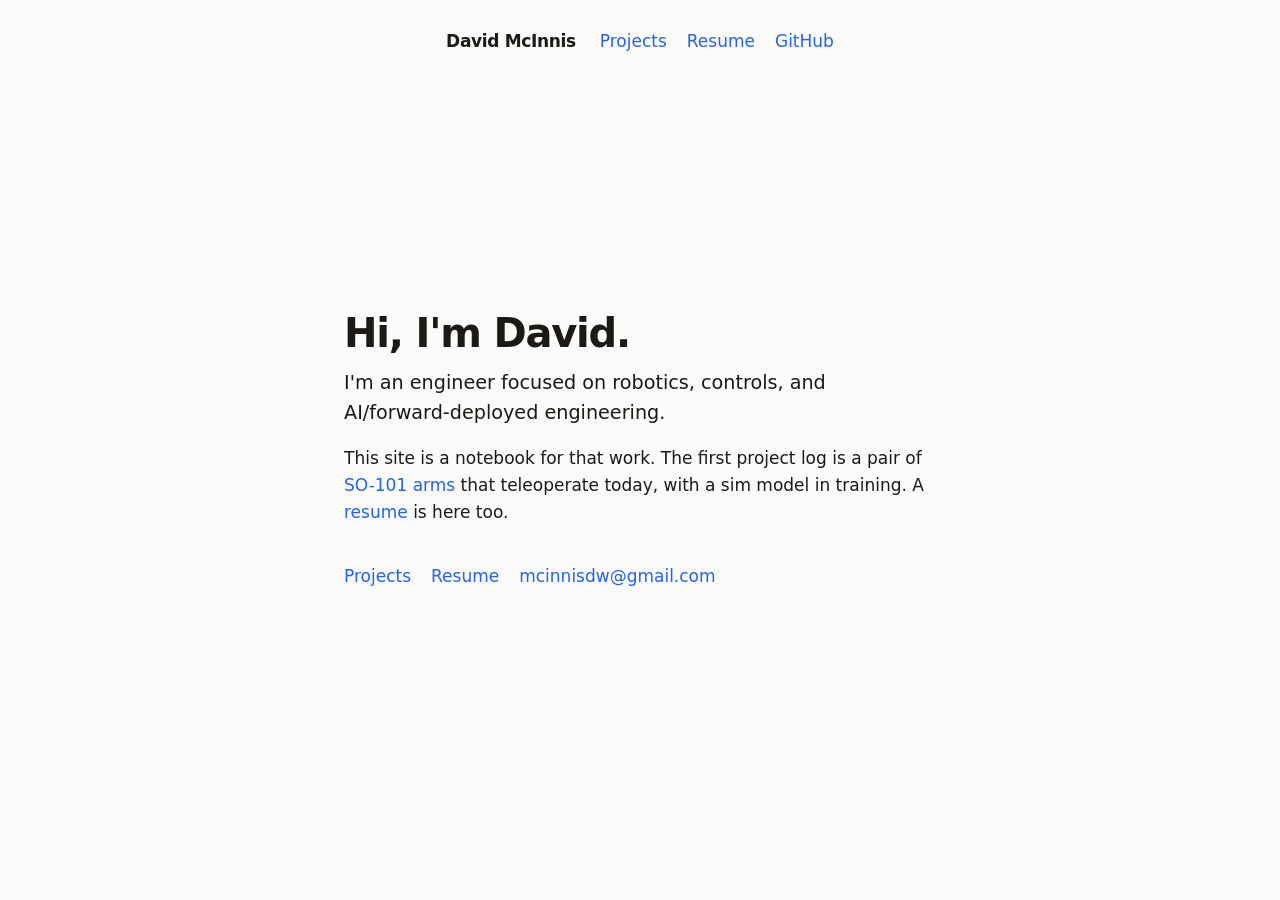
<file: index.html>
<!DOCTYPE html>
<html lang="en">
<head>
  <meta charset="utf-8">
  <meta name="viewport" content="width=device-width, initial-scale=1">
  <meta name="description" content="David McInnis — robotics, controls, and AI/forward-deployed engineering.">
  <title>David McInnis</title>
  <link rel="stylesheet" href="/css/style.css">
</head>
<body class="home">
  <header class="site-header">
    <a class="name" href="/">David McInnis</a>
    <nav aria-label="Primary">
      <a href="/projects/">Projects</a>
      <a href="/resume/">Resume</a>
      <a href="https://github.com/mcinnisd">GitHub</a>
    </nav>
  </header>
  <main>
    <h1>Hi, I'm David.</h1>
    <p class="lede">I'm an engineer focused on robotics, controls, and AI/forward-deployed engineering.</p>
    <p>This site is a notebook for that work. The first project log is a pair of <a href="/projects/so-101/">SO-101 arms</a> that teleoperate today, with a sim model in training. A <a href="/resume/">resume</a> is here too.</p>
    <p class="links">
      <a href="/projects/">Projects</a>
      <a href="/resume/">Resume</a>
      <a href="mailto:mcinnisdw@gmail.com">mcinnisdw@gmail.com</a>
    </p>
  </main>
</body>
</html>
</file>
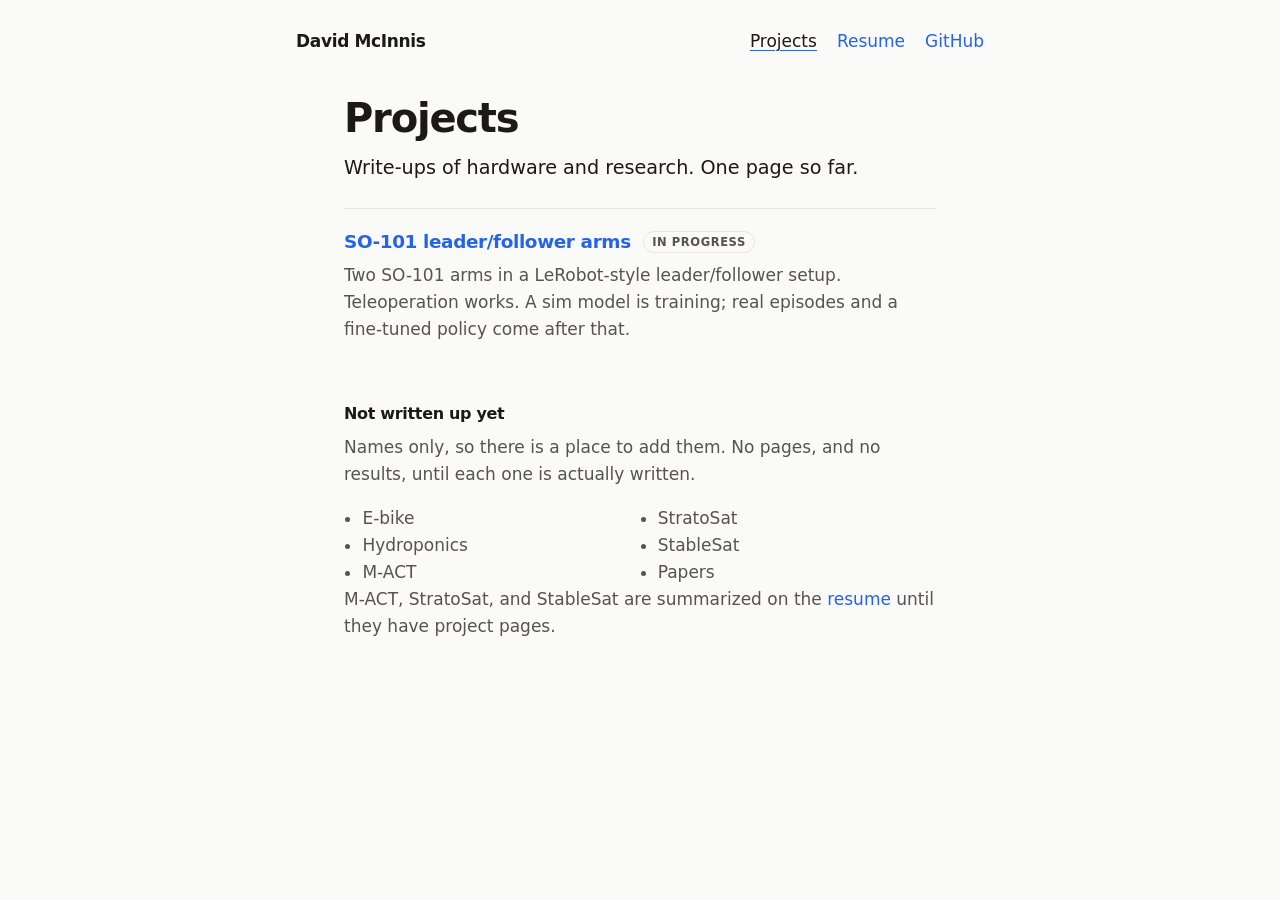
<file: projects/index.html>
<!DOCTYPE html>
<html lang="en">
<head>
  <meta charset="utf-8">
  <meta name="viewport" content="width=device-width, initial-scale=1">
  <meta name="description" content="Projects by David McInnis. The SO-101 arm log is the only write-up so far.">
  <title>Projects — David McInnis</title>
  <link rel="stylesheet" href="/css/style.css">
</head>
<body>
  <header class="site-header">
    <a class="name" href="/">David McInnis</a>
    <nav aria-label="Primary">
      <a href="/projects/" aria-current="page">Projects</a>
      <a href="/resume/">Resume</a>
      <a href="https://github.com/mcinnisd">GitHub</a>
    </nav>
  </header>
  <main>
    <h1>Projects</h1>
    <p class="lede">Write-ups of hardware and research. One page so far.</p>
    <ul class="project-list">
      <li>
        <h2>
          <a href="/projects/so-101/">SO-101 leader/follower arms</a>
          <span class="status">In progress</span>
        </h2>
        <p>Two SO-101 arms in a LeRobot-style leader/follower setup. Teleoperation works. A sim model is training; real episodes and a fine-tuned policy come after that.</p>
      </li>
    </ul>
    <section class="later" aria-labelledby="later-heading">
      <h2 id="later-heading">Not written up yet</h2>
      <p>Names only, so there is a place to add them. No pages, and no results, until each one is actually written.</p>
      <ul>
        <li>E-bike</li>
        <li>Hydroponics</li>
        <li>M-ACT</li>
        <li>StratoSat</li>
        <li>StableSat</li>
        <li>Papers</li>
      </ul>
      <p>M-ACT, StratoSat, and StableSat are summarized on the <a href="/resume/">resume</a> until they have project pages.</p>
    </section>
  </main>
</body>
</html>
</file>
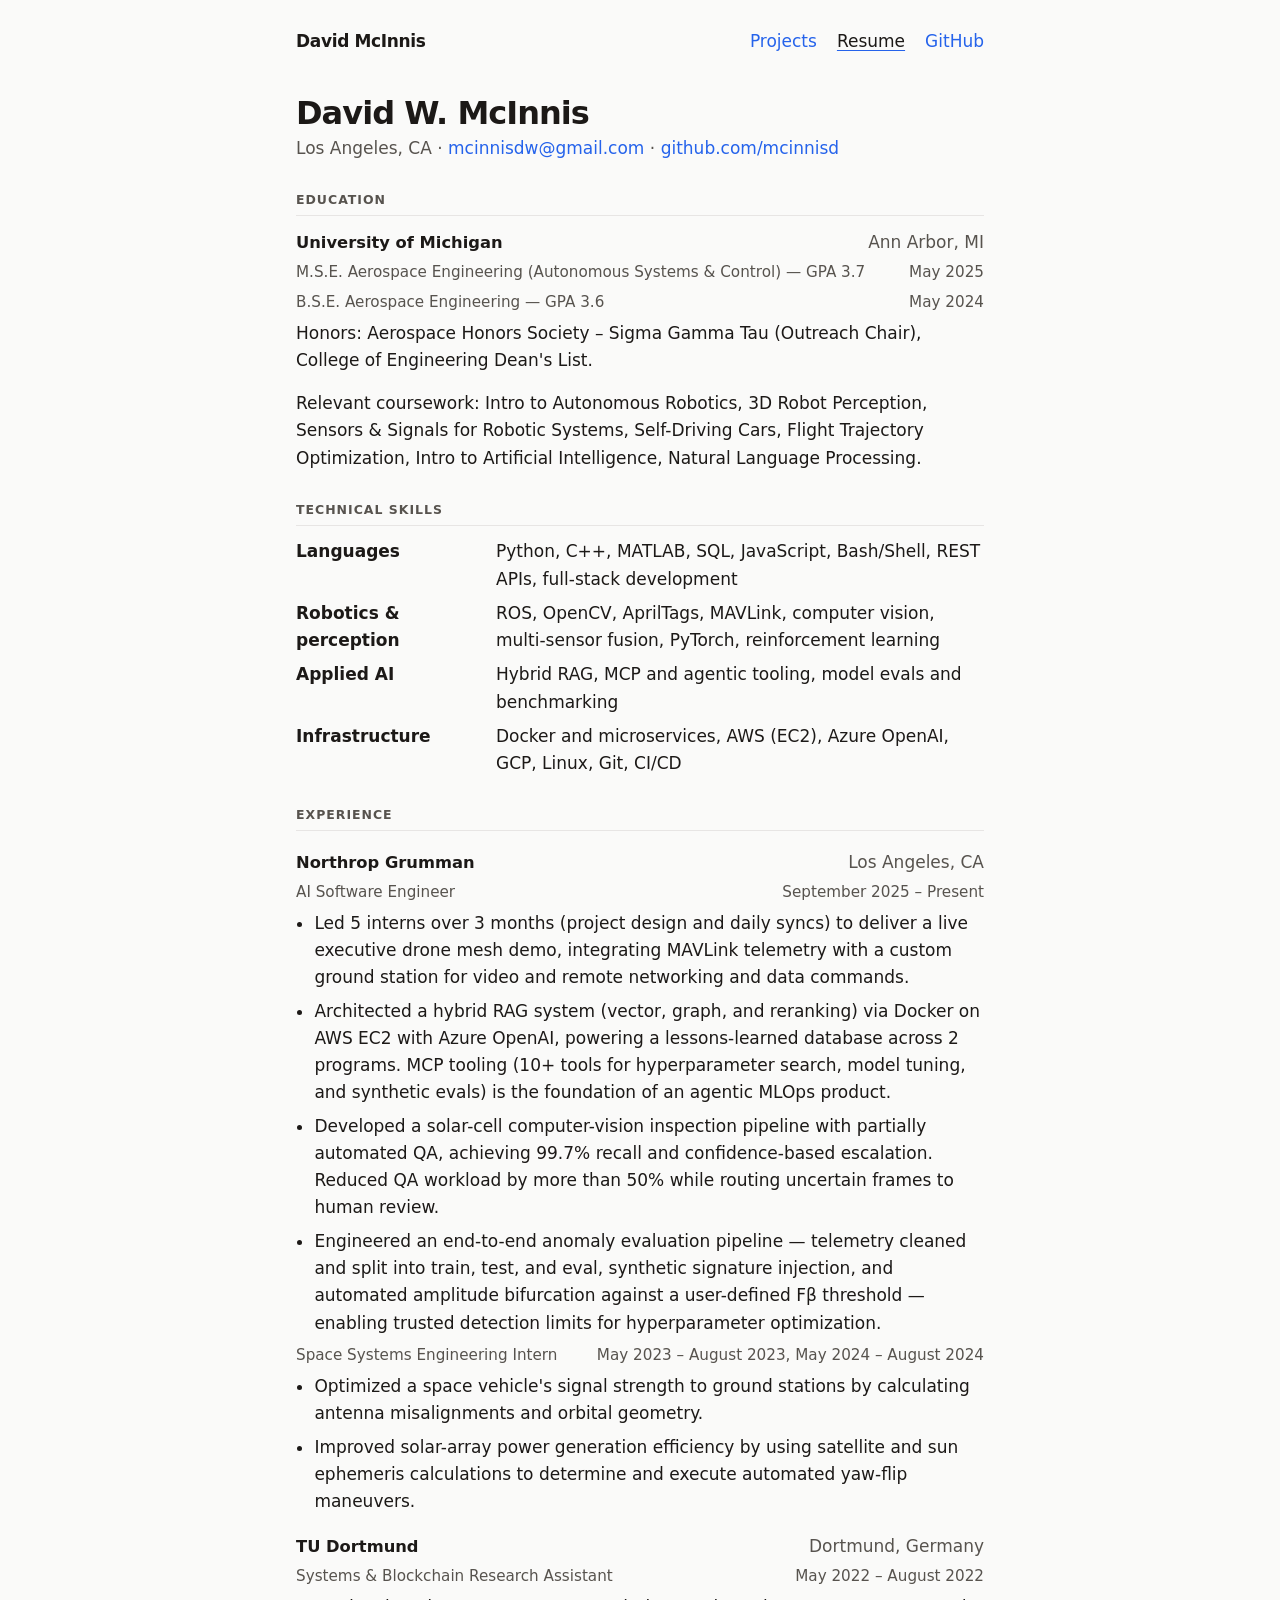
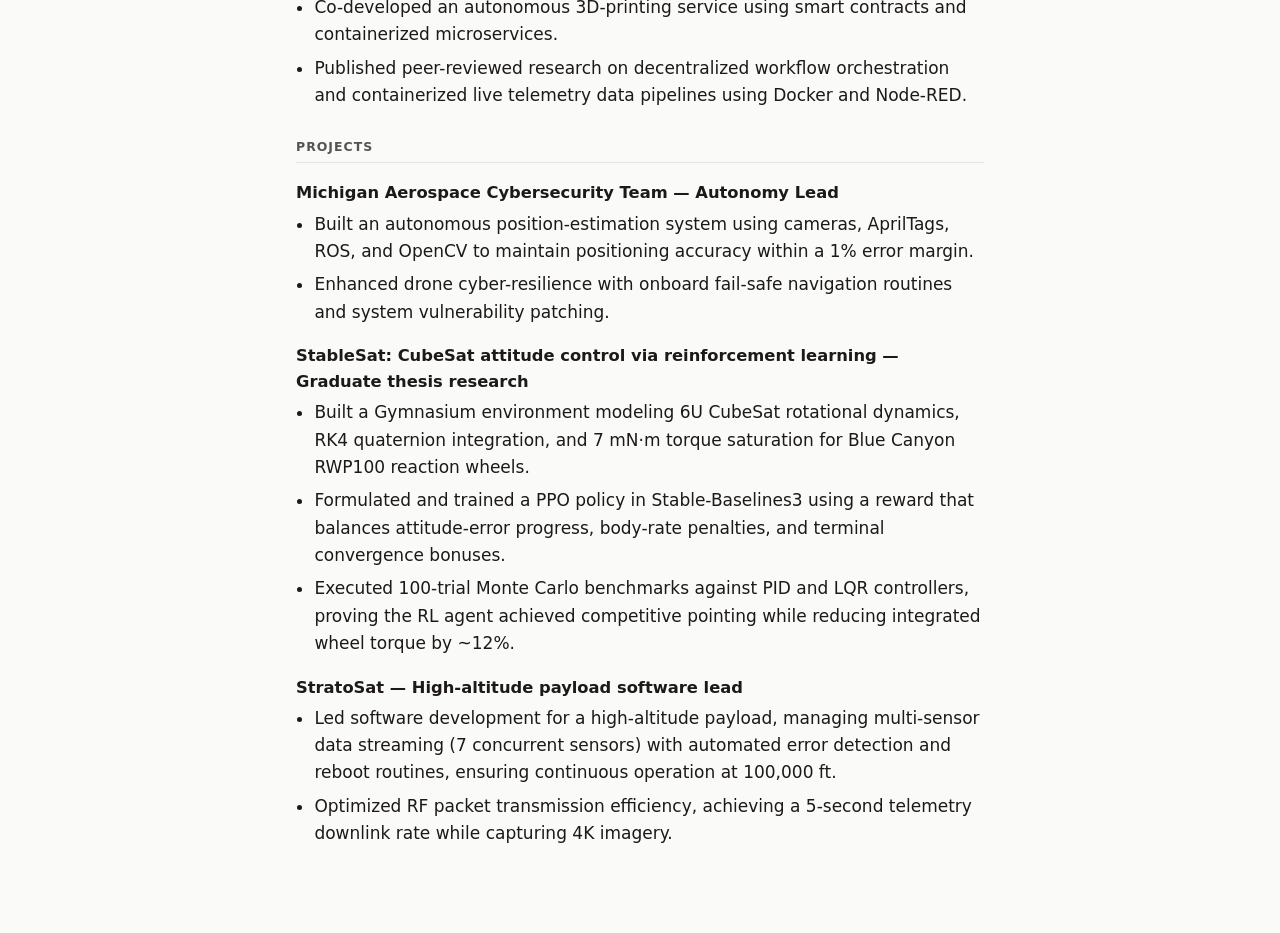
<file: resume/index.html>
<!DOCTYPE html>
<html lang="en">
<head>
  <meta charset="utf-8">
  <meta name="viewport" content="width=device-width, initial-scale=1">
  <meta name="description" content="Resume of David W. McInnis, aerospace engineer working in robotics, controls, and forward-deployed AI.">
  <title>Resume — David McInnis</title>
  <link rel="stylesheet" href="/css/style.css">
</head>
<body>
  <header class="site-header">
    <a class="name" href="/">David McInnis</a>
    <nav aria-label="Primary">
      <a href="/projects/">Projects</a>
      <a href="/resume/" aria-current="page">Resume</a>
      <a href="https://github.com/mcinnisd">GitHub</a>
    </nav>
  </header>
  <main class="wide resume">
    <h1>David W. McInnis</h1>
    <p class="contact">
      Los Angeles, CA
      ·
      <a href="mailto:mcinnisdw@gmail.com">mcinnisdw@gmail.com</a>
      ·
      <a href="https://github.com/mcinnisd">github.com/mcinnisd</a>
    </p>

    <h2>Education</h2>
    <div class="item-head">
      <h3>University of Michigan</h3>
      <span class="where">Ann Arbor, MI</span>
    </div>
    <p class="role-line">
      <span>M.S.E. Aerospace Engineering (Autonomous Systems &amp; Control) — GPA 3.7</span>
      <span class="dates">May 2025</span>
    </p>
    <p class="role-line">
      <span>B.S.E. Aerospace Engineering — GPA 3.6</span>
      <span class="dates">May 2024</span>
    </p>
    <p>Honors: Aerospace Honors Society – Sigma Gamma Tau (Outreach Chair), College of Engineering Dean's List.</p>
    <p>Relevant coursework: Intro to Autonomous Robotics, 3D Robot Perception, Sensors &amp; Signals for Robotic Systems, Self-Driving Cars, Flight Trajectory Optimization, Intro to Artificial Intelligence, Natural Language Processing.</p>

    <h2>Technical skills</h2>
    <dl class="skills">
      <div>
        <dt>Languages</dt>
        <dd>Python, C++, MATLAB, SQL, JavaScript, Bash/Shell, REST APIs, full-stack development</dd>
      </div>
      <div>
        <dt>Robotics &amp; perception</dt>
        <dd>ROS, OpenCV, AprilTags, MAVLink, computer vision, multi-sensor fusion, PyTorch, reinforcement learning</dd>
      </div>
      <div>
        <dt>Applied AI</dt>
        <dd>Hybrid RAG, MCP and agentic tooling, model evals and benchmarking</dd>
      </div>
      <div>
        <dt>Infrastructure</dt>
        <dd>Docker and microservices, AWS (EC2), Azure OpenAI, GCP, Linux, Git, CI/CD</dd>
      </div>
    </dl>

    <h2>Experience</h2>
    <section class="org" aria-label="Northrop Grumman">
      <div class="item-head">
        <h3>Northrop Grumman</h3>
        <span class="where">Los Angeles, CA</span>
      </div>
      <div class="role-line">
        <span>AI Software Engineer</span>
        <span class="dates">September 2025 – Present</span>
      </div>
      <ul>
        <li>Led 5 interns over 3 months (project design and daily syncs) to deliver a live executive drone mesh demo, integrating MAVLink telemetry with a custom ground station for video and remote networking and data commands.</li>
        <li>Architected a hybrid RAG system (vector, graph, and reranking) via Docker on AWS EC2 with Azure OpenAI, powering a lessons-learned database across 2 programs. MCP tooling (10+ tools for hyperparameter search, model tuning, and synthetic evals) is the foundation of an agentic MLOps product.</li>
        <li>Developed a solar-cell computer-vision inspection pipeline with partially automated QA, achieving 99.7% recall and confidence-based escalation. Reduced QA workload by more than 50% while routing uncertain frames to human review.</li>
        <li>Engineered an end-to-end anomaly evaluation pipeline — telemetry cleaned and split into train, test, and eval, synthetic signature injection, and automated amplitude bifurcation against a user-defined Fβ threshold — enabling trusted detection limits for hyperparameter optimization.</li>
      </ul>
      <div class="role-line">
        <span>Space Systems Engineering Intern</span>
        <span class="dates">May 2023 – August 2023, May 2024 – August 2024</span>
      </div>
      <ul>
        <li>Optimized a space vehicle's signal strength to ground stations by calculating antenna misalignments and orbital geometry.</li>
        <li>Improved solar-array power generation efficiency by using satellite and sun ephemeris calculations to determine and execute automated yaw-flip maneuvers.</li>
      </ul>
    </section>

    <section class="org" aria-label="TU Dortmund">
      <div class="item-head">
        <h3>TU Dortmund</h3>
        <span class="where">Dortmund, Germany</span>
      </div>
      <div class="role-line">
        <span>Systems &amp; Blockchain Research Assistant</span>
        <span class="dates">May 2022 – August 2022</span>
      </div>
      <ul>
        <li>Co-developed an autonomous 3D-printing service using smart contracts and containerized microservices.</li>
        <li>Published peer-reviewed research on decentralized workflow orchestration and containerized live telemetry data pipelines using Docker and Node-RED.</li>
      </ul>
    </section>

    <h2>Projects</h2>
    <section class="org" aria-labelledby="mact-heading">
      <h3 id="mact-heading">Michigan Aerospace Cybersecurity Team — Autonomy Lead</h3>
      <ul>
        <li>Built an autonomous position-estimation system using cameras, AprilTags, ROS, and OpenCV to maintain positioning accuracy within a 1% error margin.</li>
        <li>Enhanced drone cyber-resilience with onboard fail-safe navigation routines and system vulnerability patching.</li>
      </ul>
    </section>
    <section class="org" aria-labelledby="stablesat-heading">
      <h3 id="stablesat-heading">StableSat: CubeSat attitude control via reinforcement learning — Graduate thesis research</h3>
      <ul>
        <li>Built a Gymnasium environment modeling 6U CubeSat rotational dynamics, RK4 quaternion integration, and 7 mN·m torque saturation for Blue Canyon RWP100 reaction wheels.</li>
        <li>Formulated and trained a PPO policy in Stable-Baselines3 using a reward that balances attitude-error progress, body-rate penalties, and terminal convergence bonuses.</li>
        <li>Executed 100-trial Monte Carlo benchmarks against PID and LQR controllers, proving the RL agent achieved competitive pointing while reducing integrated wheel torque by ~12%.</li>
      </ul>
    </section>
    <section class="org" aria-labelledby="stratosat-heading">
      <h3 id="stratosat-heading">StratoSat — High-altitude payload software lead</h3>
      <ul>
        <li>Led software development for a high-altitude payload, managing multi-sensor data streaming (7 concurrent sensors) with automated error detection and reboot routines, ensuring continuous operation at 100,000 ft.</li>
        <li>Optimized RF packet transmission efficiency, achieving a 5-second telemetry downlink rate while capturing 4K imagery.</li>
      </ul>
    </section>
  </main>
</body>
</html>
</file>
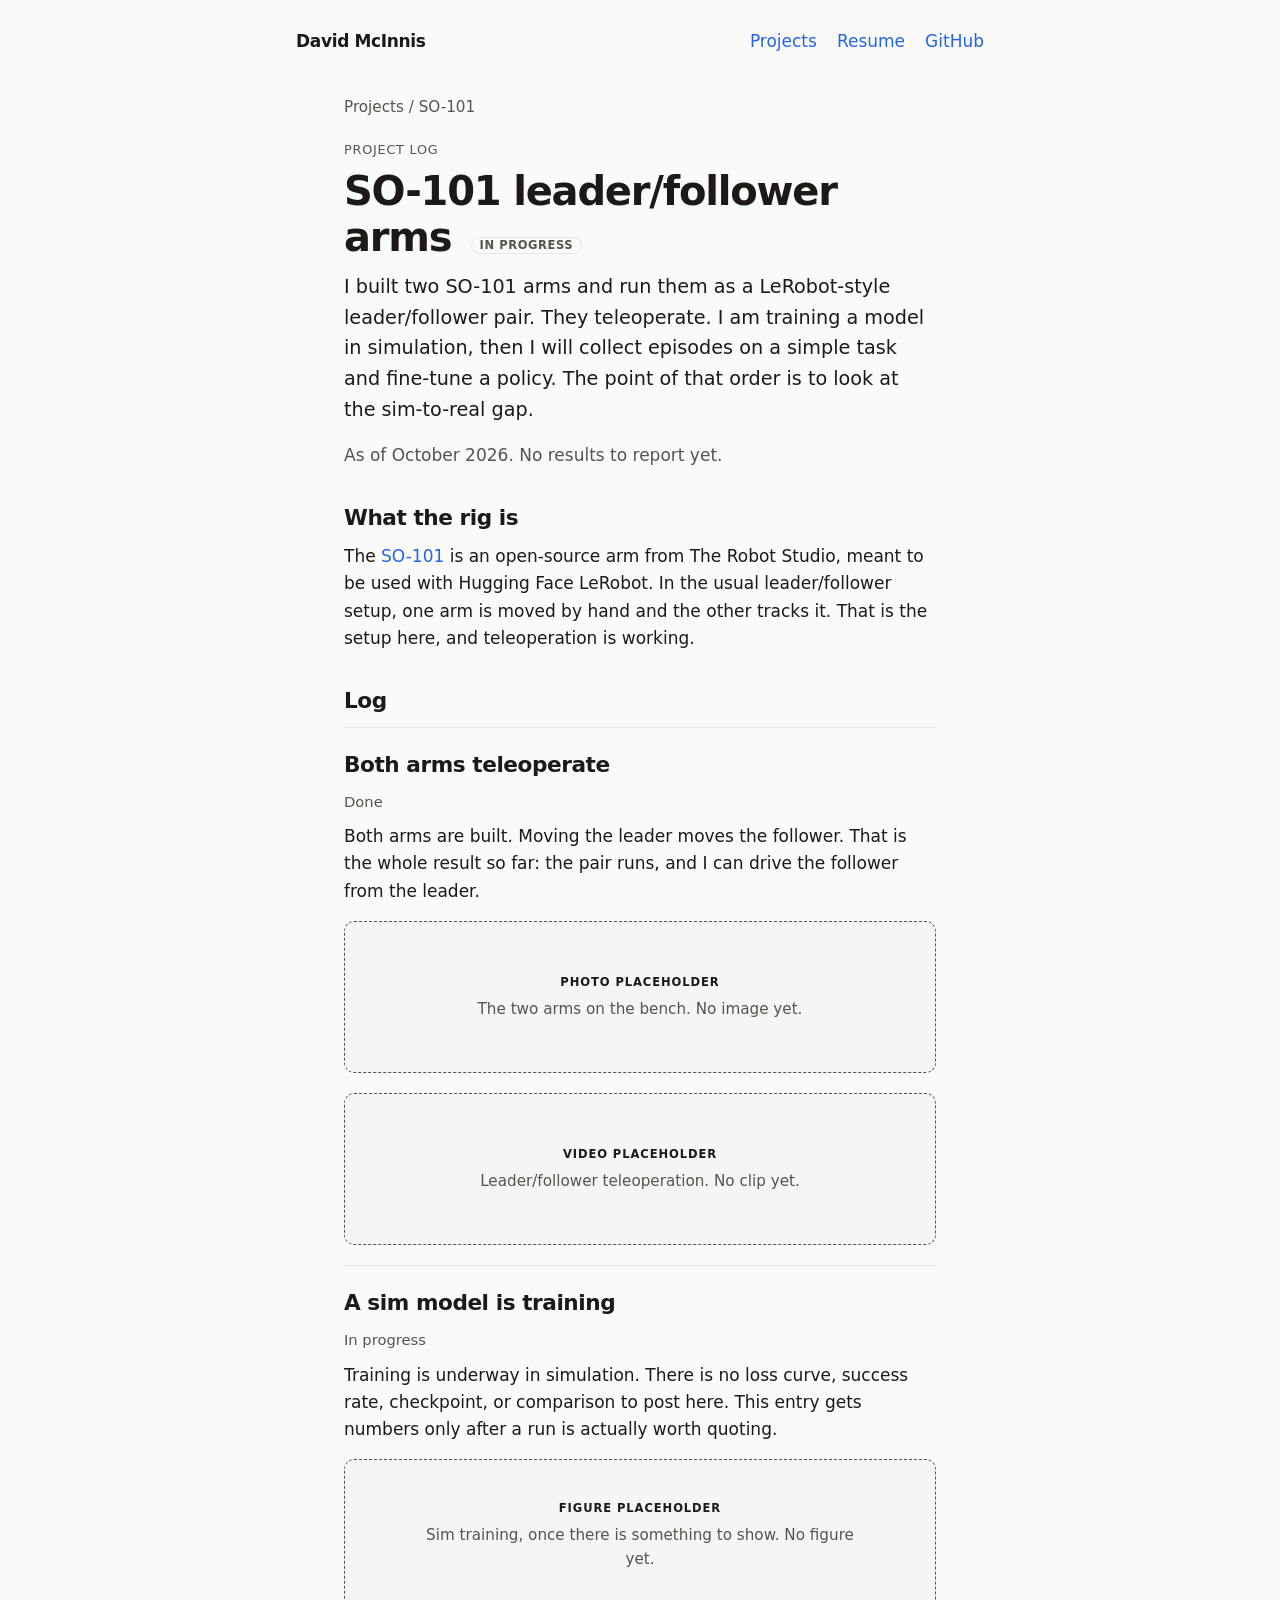
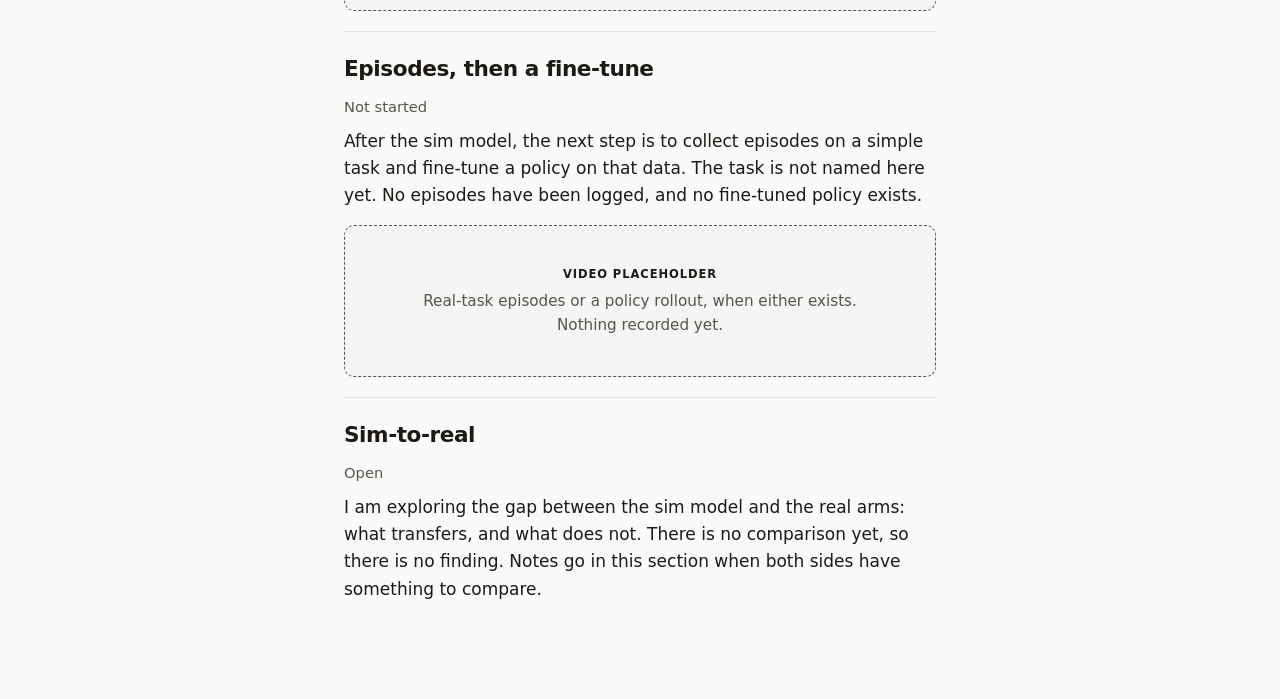
<file: projects/so-101/index.html>
<!DOCTYPE html>
<html lang="en">
<head>
  <meta charset="utf-8">
  <meta name="viewport" content="width=device-width, initial-scale=1">
  <meta name="description" content="In-progress log of two SO-101 leader/follower arms: teleoperation works, a sim model is training, and real episodes are next.">
  <title>SO-101 arms — David McInnis</title>
  <link rel="stylesheet" href="/css/style.css">
</head>
<body>
  <header class="site-header">
    <a class="name" href="/">David McInnis</a>
    <nav aria-label="Primary">
      <a href="/projects/">Projects</a>
      <a href="/resume/">Resume</a>
      <a href="https://github.com/mcinnisd">GitHub</a>
    </nav>
  </header>
  <main>
    <p class="crumb"><a href="/projects/">Projects</a> / SO-101</p>
    <p class="kicker">Project log</p>
    <h1>SO-101 leader/follower arms <span class="status">In progress</span></h1>
    <p class="lede">I built two SO-101 arms and run them as a LeRobot-style leader/follower pair. They teleoperate. I am training a model in simulation, then I will collect episodes on a simple task and fine-tune a policy. The point of that order is to look at the sim-to-real gap.</p>
    <p class="muted">As of October 2026. No results to report yet.</p>

    <h2>What the rig is</h2>
    <p>The <a href="https://huggingface.co/docs/lerobot/so101">SO-101</a> is an open-source arm from The Robot Studio, meant to be used with Hugging Face LeRobot. In the usual leader/follower setup, one arm is moved by hand and the other tracks it. That is the setup here, and teleoperation is working.</p>

    <h2>Log</h2>

    <section class="log-entry" aria-labelledby="teleop-heading">
      <h2 id="teleop-heading">Both arms teleoperate</h2>
      <p class="when">Done</p>
      <p>Both arms are built. Moving the leader moves the follower. That is the whole result so far: the pair runs, and I can drive the follower from the leader.</p>
      <figure class="placeholder">
        <figcaption>
          <span class="placeholder-label">Photo placeholder</span>
          The two arms on the bench. No image yet.
        </figcaption>
      </figure>
      <figure class="placeholder">
        <figcaption>
          <span class="placeholder-label">Video placeholder</span>
          Leader/follower teleoperation. No clip yet.
        </figcaption>
      </figure>
    </section>

    <section class="log-entry" aria-labelledby="sim-heading">
      <h2 id="sim-heading">A sim model is training</h2>
      <p class="when">In progress</p>
      <p>Training is underway in simulation. There is no loss curve, success rate, checkpoint, or comparison to post here. This entry gets numbers only after a run is actually worth quoting.</p>
      <figure class="placeholder">
        <figcaption>
          <span class="placeholder-label">Figure placeholder</span>
          Sim training, once there is something to show. No figure yet.
        </figcaption>
      </figure>
    </section>

    <section class="log-entry" aria-labelledby="real-heading">
      <h2 id="real-heading">Episodes, then a fine-tune</h2>
      <p class="when">Not started</p>
      <p>After the sim model, the next step is to collect episodes on a simple task and fine-tune a policy on that data. The task is not named here yet. No episodes have been logged, and no fine-tuned policy exists.</p>
      <figure class="placeholder">
        <figcaption>
          <span class="placeholder-label">Video placeholder</span>
          Real-task episodes or a policy rollout, when either exists. Nothing recorded yet.
        </figcaption>
      </figure>
    </section>

    <section class="log-entry" aria-labelledby="gap-heading">
      <h2 id="gap-heading">Sim-to-real</h2>
      <p class="when">Open</p>
      <p>I am exploring the gap between the sim model and the real arms: what transfers, and what does not. There is no comparison yet, so there is no finding. Notes go in this section when both sides have something to compare.</p>
    </section>
  </main>
</body>
</html>
</file>
<file: css/style.css>
:root {
  color-scheme: light;
  --bg: #fafaf9;
  --fg: #1c1917;
  --muted: #57534e;
  --accent: #2563eb;
  --line: #e7e5e4;
  --slot: #f5f5f4;
  --max: 40rem;
  --resume: 46rem;
}

@media (prefers-color-scheme: dark) {
  :root {
    color-scheme: dark;
    --bg: #0c0a09;
    --fg: #f5f5f4;
    --muted: #a8a29e;
    --accent: #60a5fa;
    --line: #292524;
    --slot: #1c1917;
  }
}

* { box-sizing: border-box; }

html { scroll-behavior: smooth; }

body {
  margin: 0;
  background: var(--bg);
  color: var(--fg);
  font-family: system-ui, -apple-system, "Segoe UI", sans-serif;
  line-height: 1.6;
  font-size: 1.0625rem;
}

a {
  color: var(--accent);
  text-decoration: none;
}

a:hover { text-decoration: underline; }

a:focus-visible {
  outline: 2px solid var(--accent);
  outline-offset: 3px;
  border-radius: 2px;
}

.site-header {
  max-width: var(--resume);
  margin: 0 auto;
  padding: 28px 24px 0;
  display: flex;
  justify-content: space-between;
  align-items: baseline;
  gap: 16px 24px;
}

.site-header .name {
  color: var(--fg);
  font-weight: 650;
  letter-spacing: -0.02em;
  text-decoration: none;
}

.site-header nav {
  display: flex;
  flex-wrap: wrap;
  gap: 8px 20px;
}

.site-header nav a[aria-current="page"] {
  color: var(--fg);
  text-decoration: underline;
  text-decoration-color: var(--accent);
  text-underline-offset: 0.2em;
}

body.home {
  min-height: 100vh;
  display: flex;
  flex-direction: column;
}

body.home main {
  flex: 1;
  display: grid;
  align-content: center;
  padding-top: 24px;
  padding-bottom: 64px;
}

main {
  max-width: var(--max);
  margin: 0 auto;
  padding: 40px 24px 80px;
}

main.wide { max-width: var(--resume); }

h1 {
  font-size: 2.5rem;
  line-height: 1.15;
  letter-spacing: -0.03em;
  font-weight: 650;
  margin: 0 0 12px;
}

h2 { font-size: 1.35rem; letter-spacing: -0.02em; margin: 2rem 0 0.5rem; }

h3 { font-size: 1.05rem; margin: 0 0 0.25rem; }

p { margin: 0 0 1rem; }

.lede {
  font-size: 1.2rem;
  margin: 0 0 1rem;
}

.muted { color: var(--muted); }

.links {
  display: flex;
  flex-wrap: wrap;
  gap: 8px 20px;
  margin-top: 1.25rem;
}

.kicker {
  color: var(--muted);
  font-size: 0.8rem;
  letter-spacing: 0.06em;
  text-transform: uppercase;
  margin: 0 0 0.5rem;
}

.crumb {
  color: var(--muted);
  font-size: 0.95rem;
  margin: 0 0 1.25rem;
}

.crumb a { color: var(--muted); }

.status {
  display: inline-block;
  font-size: 0.72rem;
  letter-spacing: 0.05em;
  text-transform: uppercase;
  color: var(--muted);
  border: 1px solid var(--line);
  border-radius: 999px;
  padding: 0.05rem 0.5rem;
  margin-left: 0.4rem;
  vertical-align: 0.15em;
  white-space: nowrap;
}

.project-list {
  list-style: none;
  padding: 0;
  margin: 1.5rem 0 0;
}

.project-list > li {
  padding: 1.1rem 0;
  border-top: 1px solid var(--line);
}

.project-list h2 {
  font-size: 1.15rem;
  margin: 0 0 0.35rem;
}

.project-list p { margin: 0; color: var(--muted); }

.later {
  margin-top: 2.5rem;
  color: var(--muted);
}

.later h2 { font-size: 1rem; color: var(--fg); }

.later ul {
  margin: 0.25rem 0 0;
  padding-left: 1.15rem;
  columns: 2;
}

.later li { break-inside: avoid; }

.log-entry {
  border-top: 1px solid var(--line);
  padding-top: 1.25rem;
  margin-top: 0.5rem;
}

.log-entry h2 { margin-top: 0; }

.when {
  color: var(--muted);
  font-size: 0.92rem;
  margin: 0 0 0.6rem;
}

figure.placeholder {
  margin: 1rem 0 1.25rem;
  min-height: 9.5rem;
  display: grid;
  place-items: center;
  padding: 1.5rem;
  border: 1px dashed var(--muted);
  border-radius: 10px;
  background: var(--slot);
}

figure.placeholder figcaption {
  max-width: 28rem;
  text-align: center;
  color: var(--muted);
  font-size: 0.95rem;
}

.placeholder-label {
  display: block;
  margin-bottom: 0.35rem;
  color: var(--fg);
  font-size: 0.72rem;
  font-weight: 650;
  letter-spacing: 0.08em;
  text-transform: uppercase;
}

.resume h1 {
  font-size: 2rem;
  margin-bottom: 0.2rem;
}

.resume .contact {
  color: var(--muted);
  margin: 0 0 0.5rem;
}

.resume h2 {
  font-size: 0.78rem;
  font-weight: 650;
  letter-spacing: 0.08em;
  text-transform: uppercase;
  color: var(--muted);
  border-bottom: 1px solid var(--line);
  padding-bottom: 0.3rem;
  margin: 1.75rem 0 0.8rem;
}

.resume h3 { font-size: 1.02rem; }

.resume .org { margin-top: 1.1rem; }

.resume .item-head,
.resume .role-line {
  display: flex;
  justify-content: space-between;
  gap: 1rem;
  align-items: baseline;
}

.resume .role-line {
  color: var(--muted);
  font-size: 0.95rem;
  margin-bottom: 0.35rem;
}

.resume .where,
.resume .dates { color: var(--muted); font-weight: 400; }

.resume ul {
  margin: 0.2rem 0 0.35rem;
  padding-left: 1.15rem;
}

.resume li { margin: 0 0 0.4rem; }

.resume .degree { margin: 0; }

.skills { margin: 0; }

.skills div {
  display: grid;
  grid-template-columns: 11.5rem 1fr;
  gap: 0.15rem 1rem;
  margin: 0 0 0.45rem;
}

.skills dt { font-weight: 650; }

.skills dd { margin: 0; }

@media (max-width: 640px) {
  h1 { font-size: 2.1rem; }
  .site-header { flex-direction: column; align-items: flex-start; }
  .resume .item-head,
  .resume .role-line,
  .skills div { display: block; }
  .later ul { columns: 1; }
}

@media print {
  :root {
    color-scheme: light;
    --bg: #fff;
    --fg: #000;
    --muted: #222;
    --accent: #000;
    --line: #ccc;
    --slot: #fff;
  }

  body { font-size: 10.5pt; }

  .site-header,
  .crumb,
  .no-print { display: none; }

  main { max-width: none; padding: 0; }

  a { color: #000; text-decoration: none; }

  .resume h2 { break-after: avoid; }

  .resume .org,
  .resume li { break-inside: avoid; }
}
</file>
